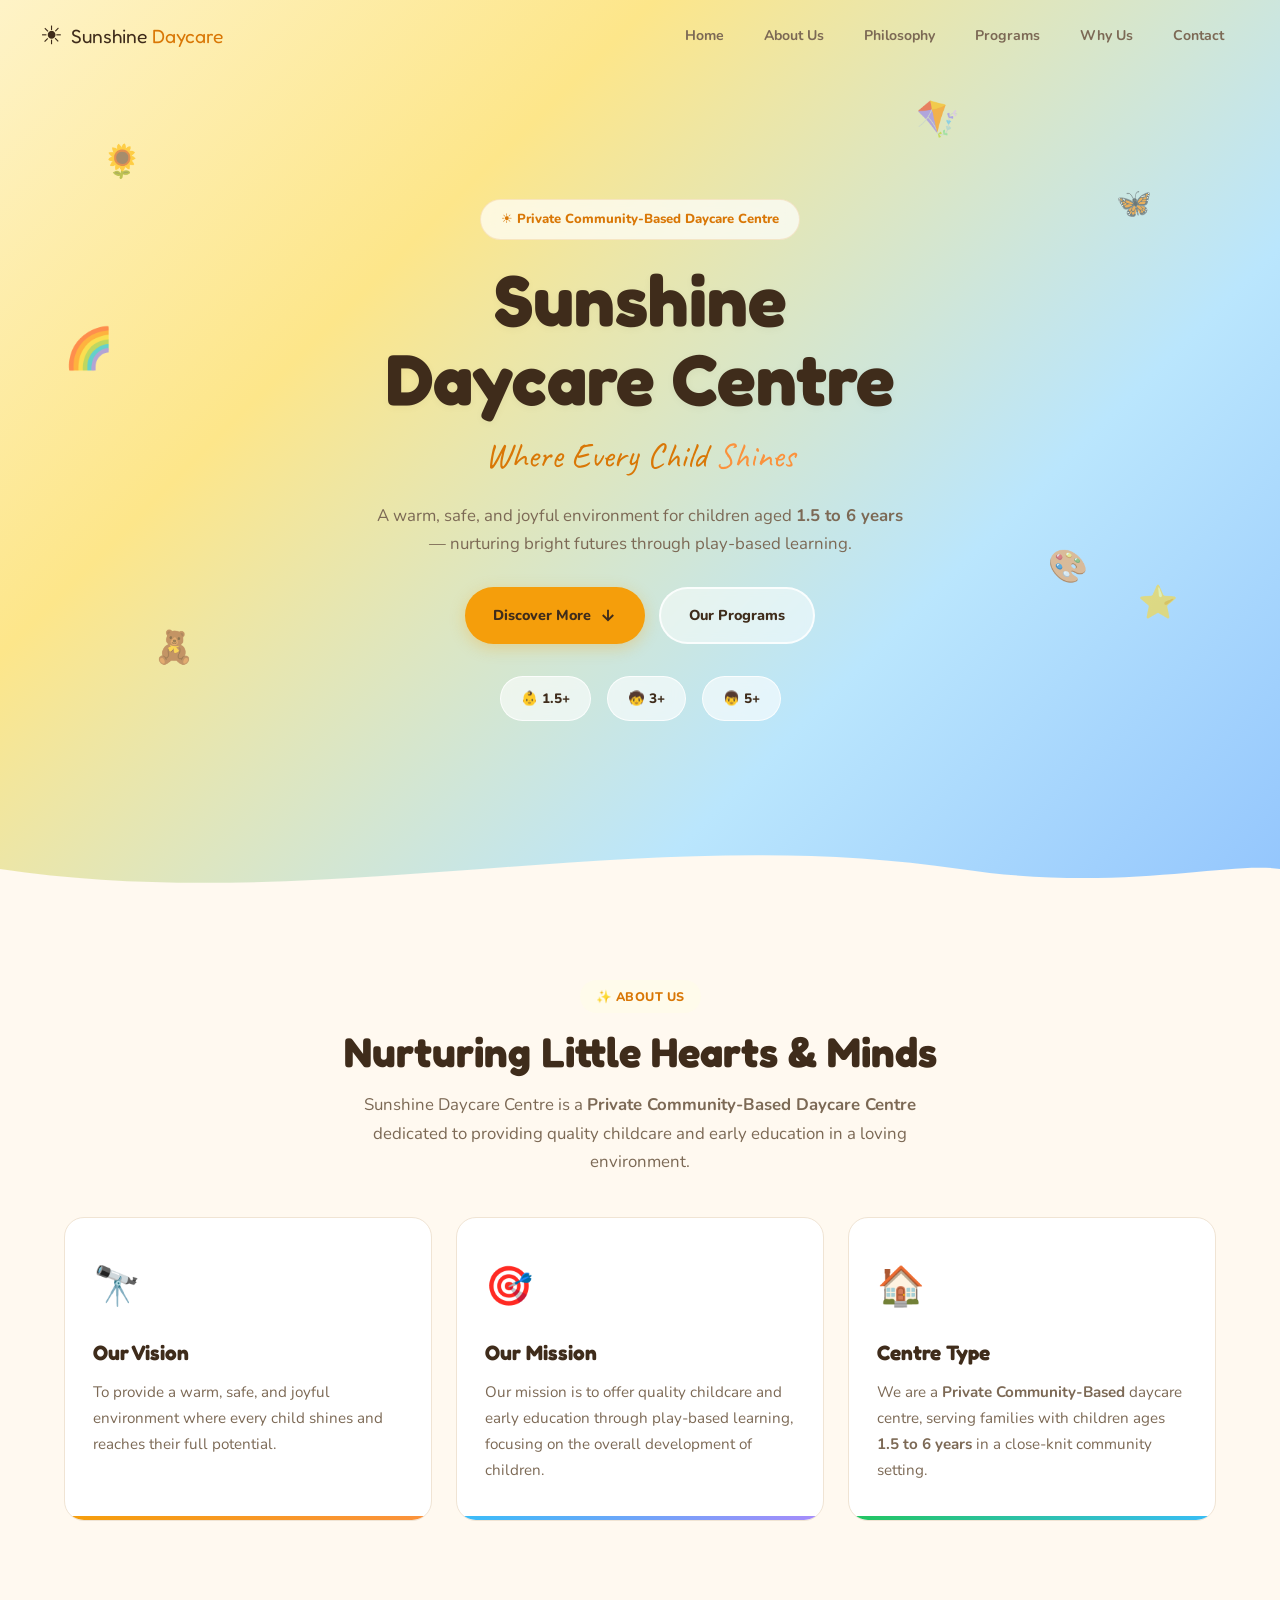
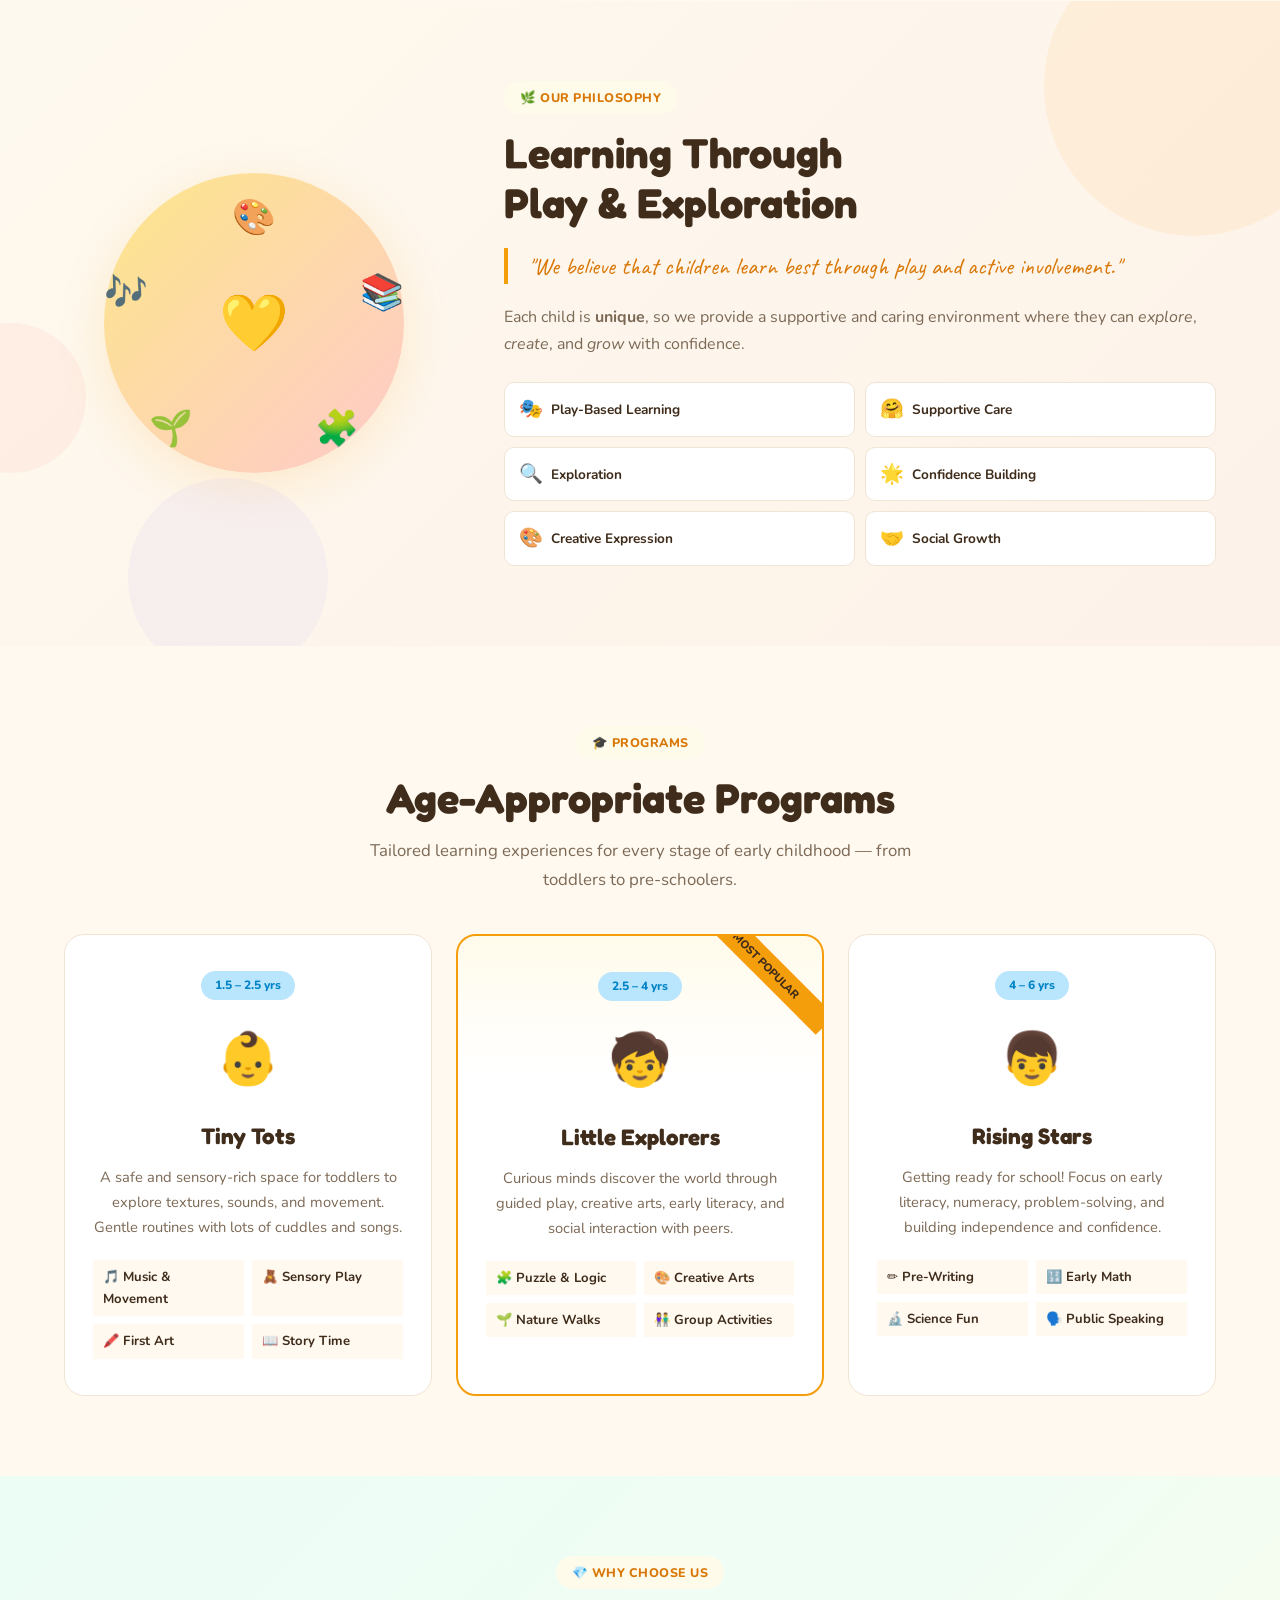
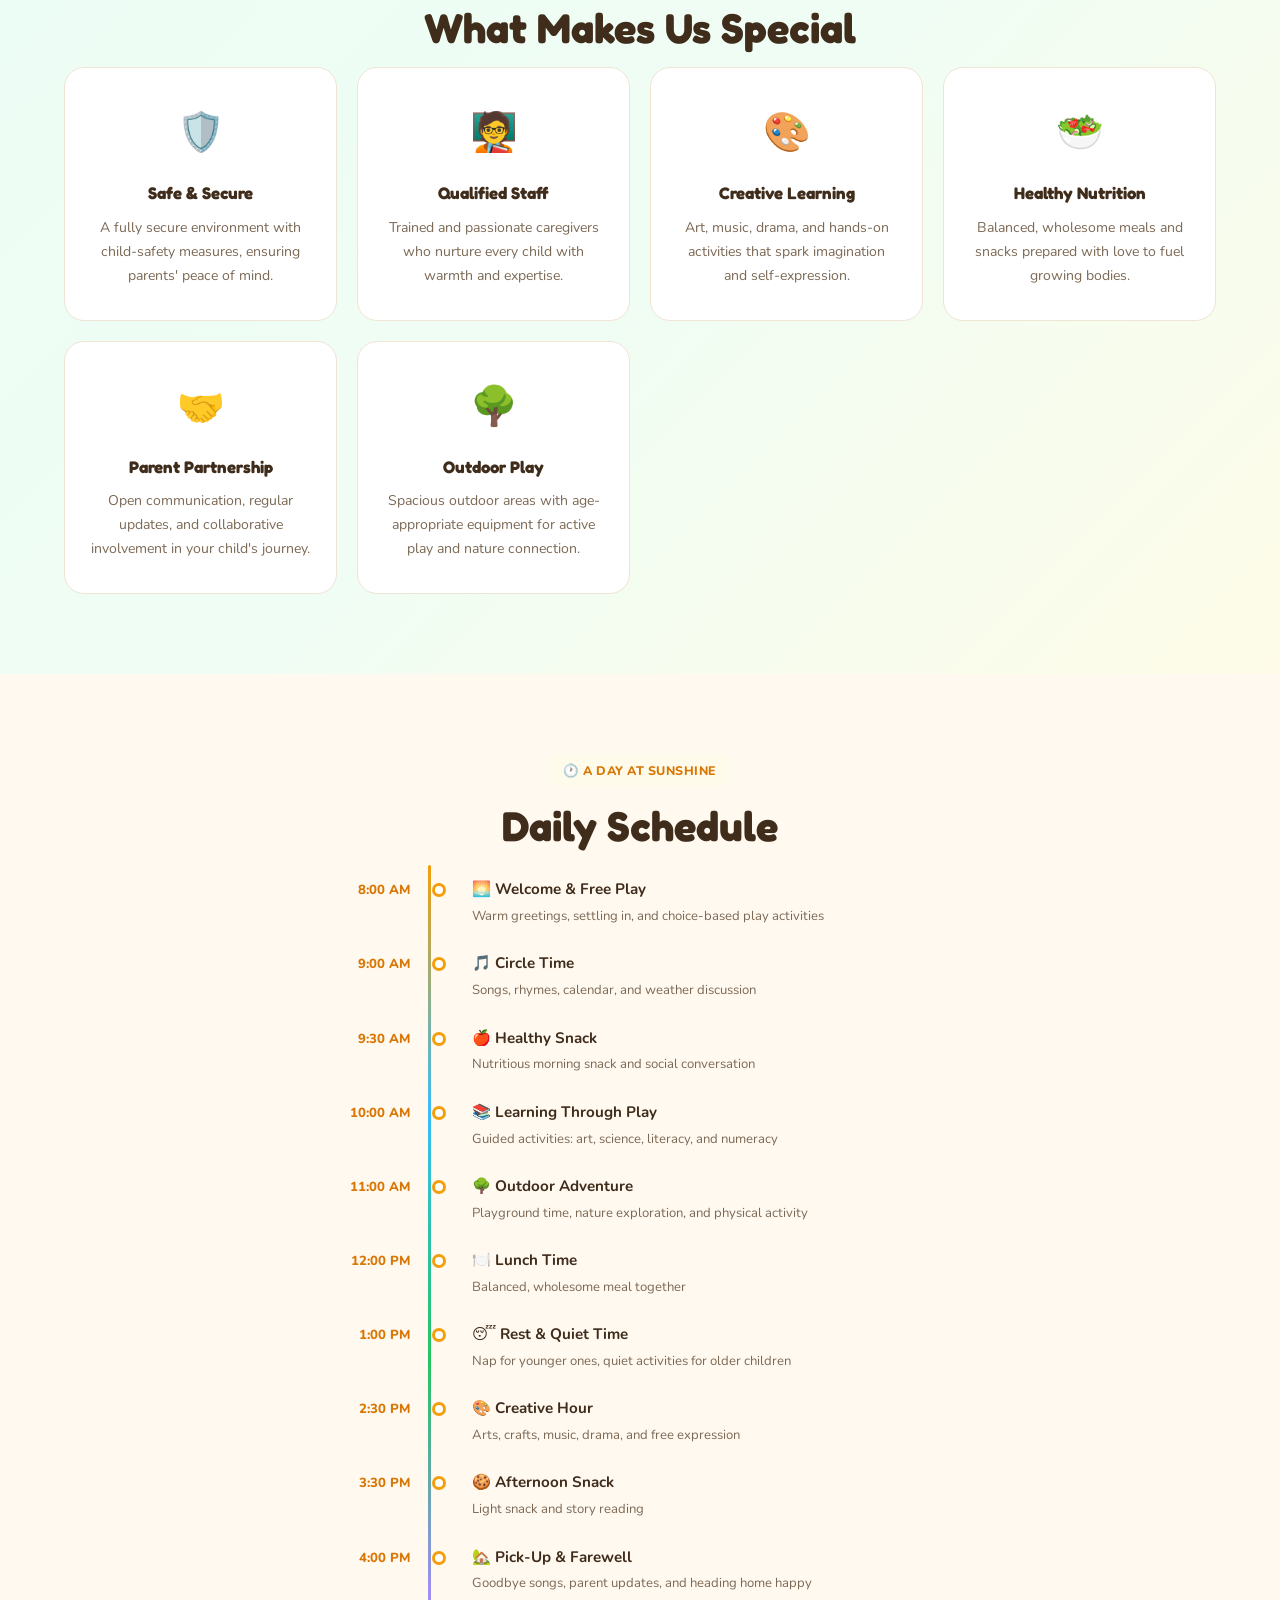
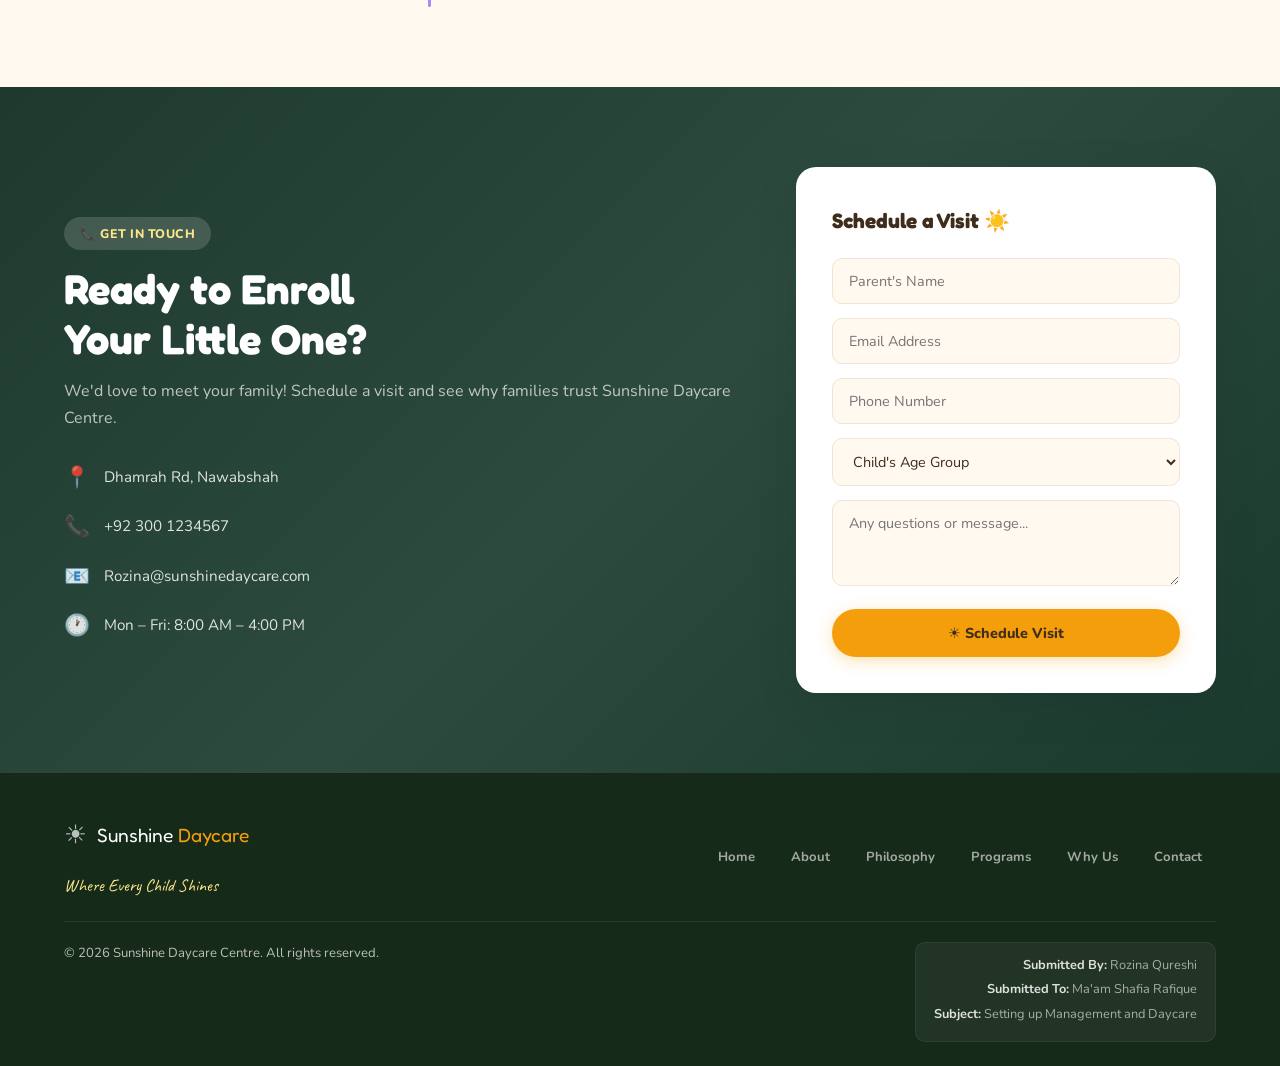
<file: index.html>
<!DOCTYPE html>
<html lang="en">
<head>
  <meta charset="UTF-8" />
  <meta name="viewport" content="width=device-width, initial-scale=1.0" />
  <title>Sunshine Daycare Centre — Where Every Child Shines ☀️</title>
  <meta name="description" content="Sunshine Daycare Centre — A warm, safe, and joyful private community-based daycare for children ages 1.5 to 6 years. Quality childcare through play-based learning." />
  <link rel="preconnect" href="https://fonts.googleapis.com" />
  <link rel="preconnect" href="https://fonts.gstatic.com" crossorigin />
  <link href="https://fonts.googleapis.com/css2?family=Nunito:wght@400;500;600;700;800;900&family=Fredoka+One&family=Caveat:wght@500;700&display=swap" rel="stylesheet" />
  <link rel="stylesheet" href="style.css" />
</head>
<body>

  <!-- ═══ NAVBAR ═══ -->
  <nav class="navbar" id="navbar">
    <div class="nav-inner">
      <a href="#" class="nav-logo">
        <span class="logo-sun">☀️</span>
        <span class="logo-text">Sunshine <span>Daycare</span></span>
      </a>
      <ul class="nav-links" id="nav-links">
        <li><a href="#home">Home</a></li>
        <li><a href="#about">About Us</a></li>
        <li><a href="#philosophy">Philosophy</a></li>
        <li><a href="#programs">Programs</a></li>
        <li><a href="#features">Why Us</a></li>
        <li><a href="#contact">Contact</a></li>
      </ul>
      <button class="nav-toggle" id="nav-toggle" aria-label="Toggle menu">
        <span></span><span></span><span></span>
      </button>
    </div>
  </nav>

  <!-- ═══ HERO ═══ -->
  <section class="hero" id="home">
    <div class="hero-clouds">
      <div class="cloud cloud-1">☁️</div>
      <div class="cloud cloud-2">☁️</div>
      <div class="cloud cloud-3">☁️</div>
    </div>
    <div class="hero-decorations">
      <span class="hero-deco d1">🌻</span>
      <span class="hero-deco d2">🦋</span>
      <span class="hero-deco d3">🌈</span>
      <span class="hero-deco d4">⭐</span>
      <span class="hero-deco d5">🧸</span>
      <span class="hero-deco d6">🎨</span>
      <span class="hero-deco d7">🪁</span>
    </div>
    <div class="hero-content">
      <div class="hero-badge">☀️ Private Community-Based Daycare Centre</div>
      <h1>Sunshine<br/>Daycare Centre</h1>
      <p class="hero-tagline">Where Every Child <em>Shines</em></p>
      <p class="hero-desc">A warm, safe, and joyful environment for children aged <strong>1.5 to 6 years</strong> — nurturing bright futures through play-based learning.</p>
      <div class="hero-actions">
        <a href="#about" class="btn btn-primary">
          Discover More
          <svg width="18" height="18" viewBox="0 0 24 24" fill="none" stroke="currentColor" stroke-width="2.5"><path d="M12 5v14M19 12l-7 7-7-7"/></svg>
        </a>
        <a href="#programs" class="btn btn-outline-light">Our Programs</a>
      </div>
      <div class="hero-ages">
        <div class="age-bubble b1">👶 1.5+</div>
        <div class="age-bubble b2">🧒 3+</div>
        <div class="age-bubble b3">👦 5+</div>
      </div>
    </div>
    <div class="hero-wave">
      <svg viewBox="0 0 1440 100" preserveAspectRatio="none">
        <path d="M0,60 C360,120 720,0 1080,60 C1260,90 1380,50 1440,60 L1440,100 L0,100 Z" fill="#fff9f0"/>
      </svg>
    </div>
  </section>

  <!-- ═══ ABOUT / VISION / MISSION ═══ -->
  <section class="about" id="about">
    <div class="container">
      <div class="section-label">✨ About Us</div>
      <h2 class="section-title">Nurturing Little Hearts & Minds</h2>
      <p class="section-subtitle">Sunshine Daycare Centre is a <strong>Private Community-Based Daycare Centre</strong> dedicated to providing quality childcare and early education in a loving environment.</p>

      <div class="cards-row">
        <div class="info-card vision-card" data-aos="up">
          <div class="card-icon">🔭</div>
          <h3>Our Vision</h3>
          <p>To provide a warm, safe, and joyful environment where every child shines and reaches their full potential.</p>
          <div class="card-accent"></div>
        </div>
        <div class="info-card mission-card" data-aos="up" style="--delay:.15s">
          <div class="card-icon">🎯</div>
          <h3>Our Mission</h3>
          <p>Our mission is to offer quality childcare and early education through play-based learning, focusing on the overall development of children.</p>
          <div class="card-accent"></div>
        </div>
        <div class="info-card type-card" data-aos="up" style="--delay:.3s">
          <div class="card-icon">🏠</div>
          <h3>Centre Type</h3>
          <p>We are a <strong>Private Community-Based</strong> daycare centre, serving families with children ages <strong>1.5 to 6 years</strong> in a close-knit community setting.</p>
          <div class="card-accent"></div>
        </div>
      </div>
    </div>
  </section>

  <!-- ═══ PHILOSOPHY ═══ -->
  <section class="philosophy" id="philosophy">
    <div class="philosophy-bg">
      <span class="phi-dot phi1"></span>
      <span class="phi-dot phi2"></span>
      <span class="phi-dot phi3"></span>
    </div>
    <div class="container">
      <div class="phi-grid">
        <div class="phi-visual">
          <div class="phi-circle">
            <span class="phi-emoji pe1">🎨</span>
            <span class="phi-emoji pe2">📚</span>
            <span class="phi-emoji pe3">🧩</span>
            <span class="phi-emoji pe4">🌱</span>
            <span class="phi-emoji pe5">🎶</span>
            <span class="phi-center">💛</span>
          </div>
        </div>
        <div class="phi-text">
          <div class="section-label">🌿 Our Philosophy</div>
          <h2 class="section-title left">Learning Through<br/>Play & Exploration</h2>
          <blockquote class="phi-quote">
            "We believe that children learn best through play and active involvement."
          </blockquote>
          <p>Each child is <strong>unique</strong>, so we provide a supportive and caring environment where they can <em>explore</em>, <em>create</em>, and <em>grow</em> with confidence.</p>
          <div class="phi-pillars">
            <div class="pillar"><span>🎭</span> Play-Based Learning</div>
            <div class="pillar"><span>🤗</span> Supportive Care</div>
            <div class="pillar"><span>🔍</span> Exploration</div>
            <div class="pillar"><span>🌟</span> Confidence Building</div>
            <div class="pillar"><span>🎨</span> Creative Expression</div>
            <div class="pillar"><span>🤝</span> Social Growth</div>
          </div>
        </div>
      </div>
    </div>
  </section>

  <!-- ═══ PROGRAMS ═══ -->
  <section class="programs" id="programs">
    <div class="container">
      <div class="section-label">🎓 Programs</div>
      <h2 class="section-title">Age-Appropriate Programs</h2>
      <p class="section-subtitle">Tailored learning experiences for every stage of early childhood — from toddlers to pre-schoolers.</p>

      <div class="programs-grid">
        <div class="program-card" data-aos="up">
          <div class="program-age-badge">1.5 – 2.5 yrs</div>
          <div class="program-icon">👶</div>
          <h3>Tiny Tots</h3>
          <p>A safe and sensory-rich space for toddlers to explore textures, sounds, and movement. Gentle routines with lots of cuddles and songs.</p>
          <ul class="program-features">
            <li>🎵 Music & Movement</li>
            <li>🧸 Sensory Play</li>
            <li>🖍️ First Art</li>
            <li>📖 Story Time</li>
          </ul>
        </div>
        <div class="program-card featured" data-aos="up" style="--delay:.12s">
          <div class="program-age-badge">2.5 – 4 yrs</div>
          <div class="program-icon">🧒</div>
          <h3>Little Explorers</h3>
          <p>Curious minds discover the world through guided play, creative arts, early literacy, and social interaction with peers.</p>
          <ul class="program-features">
            <li>🧩 Puzzle & Logic</li>
            <li>🎨 Creative Arts</li>
            <li>🌱 Nature Walks</li>
            <li>👫 Group Activities</li>
          </ul>
          <div class="featured-badge">Most Popular</div>
        </div>
        <div class="program-card" data-aos="up" style="--delay:.24s">
          <div class="program-age-badge">4 – 6 yrs</div>
          <div class="program-icon">👦</div>
          <h3>Rising Stars</h3>
          <p>Getting ready for school! Focus on early literacy, numeracy, problem-solving, and building independence and confidence.</p>
          <ul class="program-features">
            <li>✏️ Pre-Writing</li>
            <li>🔢 Early Math</li>
            <li>🔬 Science Fun</li>
            <li>🗣️ Public Speaking</li>
          </ul>
        </div>
      </div>
    </div>
  </section>

  <!-- ═══ FEATURES ═══ -->
  <section class="features" id="features">
    <div class="container">
      <div class="section-label">💎 Why Choose Us</div>
      <h2 class="section-title">What Makes Us Special</h2>

      <div class="features-grid">
        <div class="feature-item" data-aos="up">
          <div class="feature-icon">🛡️</div>
          <h4>Safe & Secure</h4>
          <p>A fully secure environment with child-safety measures, ensuring parents' peace of mind.</p>
        </div>
        <div class="feature-item" data-aos="up" style="--delay:.08s">
          <div class="feature-icon">🧑‍🏫</div>
          <h4>Qualified Staff</h4>
          <p>Trained and passionate caregivers who nurture every child with warmth and expertise.</p>
        </div>
        <div class="feature-item" data-aos="up" style="--delay:.16s">
          <div class="feature-icon">🎨</div>
          <h4>Creative Learning</h4>
          <p>Art, music, drama, and hands-on activities that spark imagination and self-expression.</p>
        </div>
        <div class="feature-item" data-aos="up" style="--delay:.24s">
          <div class="feature-icon">🥗</div>
          <h4>Healthy Nutrition</h4>
          <p>Balanced, wholesome meals and snacks prepared with love to fuel growing bodies.</p>
        </div>
        <div class="feature-item" data-aos="up" style="--delay:.32s">
          <div class="feature-icon">🤝</div>
          <h4>Parent Partnership</h4>
          <p>Open communication, regular updates, and collaborative involvement in your child's journey.</p>
        </div>
        <div class="feature-item" data-aos="up" style="--delay:.4s">
          <div class="feature-icon">🌳</div>
          <h4>Outdoor Play</h4>
          <p>Spacious outdoor areas with age-appropriate equipment for active play and nature connection.</p>
        </div>
      </div>
    </div>
  </section>

  <!-- ═══ DAILY SCHEDULE ═══ -->
  <section class="schedule">
    <div class="container">
      <div class="section-label">🕐 A Day at Sunshine</div>
      <h2 class="section-title">Daily Schedule</h2>
      <div class="timeline">
        <div class="tl-item"><div class="tl-time">8:00 AM</div><div class="tl-dot"></div><div class="tl-content"><strong>🌅 Welcome & Free Play</strong><p>Warm greetings, settling in, and choice-based play activities</p></div></div>
        <div class="tl-item"><div class="tl-time">9:00 AM</div><div class="tl-dot"></div><div class="tl-content"><strong>🎵 Circle Time</strong><p>Songs, rhymes, calendar, and weather discussion</p></div></div>
        <div class="tl-item"><div class="tl-time">9:30 AM</div><div class="tl-dot"></div><div class="tl-content"><strong>🍎 Healthy Snack</strong><p>Nutritious morning snack and social conversation</p></div></div>
        <div class="tl-item"><div class="tl-time">10:00 AM</div><div class="tl-dot"></div><div class="tl-content"><strong>📚 Learning Through Play</strong><p>Guided activities: art, science, literacy, and numeracy</p></div></div>
        <div class="tl-item"><div class="tl-time">11:00 AM</div><div class="tl-dot"></div><div class="tl-content"><strong>🌳 Outdoor Adventure</strong><p>Playground time, nature exploration, and physical activity</p></div></div>
        <div class="tl-item"><div class="tl-time">12:00 PM</div><div class="tl-dot"></div><div class="tl-content"><strong>🍽️ Lunch Time</strong><p>Balanced, wholesome meal together</p></div></div>
        <div class="tl-item"><div class="tl-time">1:00 PM</div><div class="tl-dot"></div><div class="tl-content"><strong>😴 Rest & Quiet Time</strong><p>Nap for younger ones, quiet activities for older children</p></div></div>
        <div class="tl-item"><div class="tl-time">2:30 PM</div><div class="tl-dot"></div><div class="tl-content"><strong>🎨 Creative Hour</strong><p>Arts, crafts, music, drama, and free expression</p></div></div>
        <div class="tl-item"><div class="tl-time">3:30 PM</div><div class="tl-dot"></div><div class="tl-content"><strong>🍪 Afternoon Snack</strong><p>Light snack and story reading</p></div></div>
        <div class="tl-item"><div class="tl-time">4:00 PM</div><div class="tl-dot"></div><div class="tl-content"><strong>🏡 Pick-Up & Farewell</strong><p>Goodbye songs, parent updates, and heading home happy</p></div></div>
      </div>
    </div>
  </section>

  <!-- ═══ CONTACT / FOOTER ═══ -->
  <section class="contact" id="contact">
    <div class="container">
      <div class="contact-grid">
        <div class="contact-info">
          <div class="section-label light">📞 Get In Touch</div>
          <h2 class="section-title left light">Ready to Enroll<br/>Your Little One?</h2>
          <p class="contact-desc">We'd love to meet your family! Schedule a visit and see why families trust Sunshine Daycare Centre.</p>
          <div class="contact-details">
            <div class="contact-row"><span class="cr-icon">📍</span><span>Dhamrah Rd, Nawabshah</span></div>
            <div class="contact-row"><span class="cr-icon">📞</span><span>+92 300 1234567</span></div>
            <div class="contact-row"><span class="cr-icon">📧</span><span>Rozina@sunshinedaycare.com</span></div>
            <div class="contact-row"><span class="cr-icon">🕐</span><span>Mon – Fri: 8:00 AM – 4:00 PM</span></div>
          </div>
        </div>
        <div class="contact-form-wrap">
          <form class="contact-form" id="contact-form">
            <h3>Schedule a Visit ☀️</h3>
            <div class="form-field">
              <input type="text" placeholder="Parent's Name" required />
            </div>
            <div class="form-field">
              <input type="email" placeholder="Email Address" required />
            </div>
            <div class="form-field">
              <input type="tel" placeholder="Phone Number" />
            </div>
            <div class="form-field">
              <select>
                <option value="">Child's Age Group</option>
                <option>1.5 – 2.5 years (Tiny Tots)</option>
                <option>2.5 – 4 years (Little Explorers)</option>
                <option>4 – 6 years (Rising Stars)</option>
              </select>
            </div>
            <div class="form-field">
              <textarea rows="3" placeholder="Any questions or message..."></textarea>
            </div>
            <button type="submit" class="btn btn-primary btn-full">
              ☀️ Schedule Visit
            </button>
          </form>
        </div>
      </div>
    </div>
  </section>

  <!-- ═══ FOOTER ═══ -->
  <footer class="footer">
    <div class="container">
      <div class="footer-top">
        <div class="footer-brand">
          <span class="logo-sun">☀️</span>
          <span class="logo-text">Sunshine <span>Daycare</span></span>
          <p>Where Every Child Shines</p>
        </div>
        <div class="footer-links">
          <a href="#home">Home</a>
          <a href="#about">About</a>
          <a href="#philosophy">Philosophy</a>
          <a href="#programs">Programs</a>
          <a href="#features">Why Us</a>
          <a href="#contact">Contact</a>
        </div>
      </div>
      <div class="footer-divider"></div>
      <div class="footer-bottom">
        <p>© 2026 Sunshine Daycare Centre. All rights reserved.</p>
        <div class="submission-info">
          <p><strong>Submitted By:</strong> Rozina Qureshi</p>
          <p><strong>Submitted To:</strong> Ma'am Shafia Rafique</p>
          <p><strong>Subject:</strong> Setting up Management and Daycare</p>
        </div>
      </div>
    </div>
  </footer>

  <script>
    // ── Navbar scroll ──
    window.addEventListener('scroll', () => {
      document.getElementById('navbar').classList.toggle('scrolled', window.scrollY > 50);
    });

    // ── Mobile menu ──
    const toggle = document.getElementById('nav-toggle');
    const links = document.getElementById('nav-links');
    toggle.addEventListener('click', () => {
      toggle.classList.toggle('active');
      links.classList.toggle('open');
    });
    links.querySelectorAll('a').forEach(a => {
      a.addEventListener('click', () => {
        toggle.classList.remove('active');
        links.classList.remove('open');
      });
    });

    // ── Smooth scroll ──
    document.querySelectorAll('a[href^="#"]').forEach(a => {
      a.addEventListener('click', e => {
        e.preventDefault();
        const target = document.querySelector(a.getAttribute('href'));
        if (target) {
          const offset = 80;
          const top = target.getBoundingClientRect().top + window.scrollY - offset;
          window.scrollTo({ top, behavior: 'smooth' });
        }
      });
    });

    // ── Scroll animations ──
    const observer = new IntersectionObserver((entries) => {
      entries.forEach(entry => {
        if (entry.isIntersecting) {
          entry.target.classList.add('visible');
        }
      });
    }, { threshold: 0.1, rootMargin: '0px 0px -40px 0px' });

    document.querySelectorAll('[data-aos]').forEach(el => observer.observe(el));

    // ── Form submit ──
    document.getElementById('contact-form').addEventListener('submit', (e) => {
      e.preventDefault();
      const btn = e.target.querySelector('button');
      btn.textContent = '✅ Visit Scheduled!';
      btn.disabled = true;
      btn.style.background = '#22c55e';
      setTimeout(() => {
        btn.textContent = '☀️ Schedule Visit';
        btn.disabled = false;
        btn.style.background = '';
        e.target.reset();
      }, 3000);
    });
  </script>
</body>
</html>
</file>
<file: style.css>
/* ═══════════════════════════════════════════════
   Sunshine Daycare Centre — Stylesheet
   Warm, playful, professional design
   ═══════════════════════════════════════════════ */

*, *::before, *::after { box-sizing: border-box; margin: 0; padding: 0; }

:root {
  /* Sunshine Palette */
  --sun:          #f59e0b;
  --sun-light:    #fde68a;
  --sun-dark:     #d97706;
  --sun-bg:       #fffbeb;

  --sky:          #38bdf8;
  --sky-light:    #bae6fd;
  --sky-dark:     #0284c7;

  --leaf:         #22c55e;
  --leaf-light:   #bbf7d0;
  --leaf-dark:    #16a34a;

  --coral:        #f87171;
  --coral-light:  #fecaca;

  --lavender:     #a78bfa;
  --lavender-light:#ede9fe;

  --peach:        #fb923c;

  /* Neutrals */
  --cream:        #fff9f0;
  --cream-dark:   #fef3e2;
  --white:        #ffffff;
  --text:         #3f2c1b;
  --text-secondary:#7c6955;
  --text-muted:    #b5a394;
  --border:       #f0e4d4;

  /* Misc */
  --radius:       20px;
  --radius-md:    14px;
  --radius-sm:    10px;
  --shadow:       0 4px 24px rgba(0,0,0,.06);
  --shadow-lg:    0 12px 48px rgba(0,0,0,.08);
  --transition:   .3s cubic-bezier(.4,0,.2,1);

  /* Fonts */
  --font:         'Nunito', system-ui, sans-serif;
  --font-display: 'Fredoka One', cursive;
  --font-hand:    'Caveat', cursive;
}

html { scroll-behavior: smooth; }
body {
  font-family: var(--font);
  background: var(--cream);
  color: var(--text);
  line-height: 1.7;
  -webkit-font-smoothing: antialiased;
  overflow-x: hidden;
}
.container { max-width: 1200px; margin: 0 auto; padding: 0 24px; }

/* ═══════════════════════════
   NAVBAR
   ═══════════════════════════ */
.navbar {
  position: fixed; top: 0; left: 0; right: 0;
  z-index: 100;
  padding: 0 24px;
  transition: var(--transition);
}
.navbar.scrolled {
  background: rgba(255,255,255,.92);
  backdrop-filter: blur(16px);
  box-shadow: 0 2px 20px rgba(0,0,0,.06);
}
.nav-inner {
  max-width: 1200px; margin: 0 auto;
  height: 72px;
  display: flex; align-items: center; justify-content: space-between;
}

.nav-logo {
  display: flex; align-items: center; gap: 8px;
  text-decoration: none; color: var(--text);
}
.logo-sun { font-size: 1.6rem; animation: spin-slow 8s linear infinite; }
@keyframes spin-slow { to { transform: rotate(360deg); } }
.logo-text { font-family: var(--font-display); font-size: 1.2rem; color: var(--text); }
.logo-text span { color: var(--sun-dark); }

.nav-links {
  display: flex; gap: 8px; list-style: none;
}
.nav-links a {
  text-decoration: none;
  padding: 8px 16px;
  font-weight: 700; font-size: .88rem;
  color: var(--text-secondary);
  border-radius: 50px;
  transition: var(--transition);
}
.nav-links a:hover { color: var(--sun-dark); background: var(--sun-bg); }

.nav-toggle {
  display: none;
  flex-direction: column; gap: 5px;
  background: none; border: none; cursor: pointer;
  padding: 8px;
}
.nav-toggle span {
  width: 24px; height: 2.5px;
  background: var(--text);
  border-radius: 2px;
  transition: var(--transition);
}
.nav-toggle.active span:nth-child(1) { transform: rotate(45deg) translate(5px, 5px); }
.nav-toggle.active span:nth-child(2) { opacity: 0; }
.nav-toggle.active span:nth-child(3) { transform: rotate(-45deg) translate(5px, -5px); }

/* ═══════════════════════════
   HERO
   ═══════════════════════════ */
.hero {
  background: linear-gradient(135deg, #fef3c7 0%, #fde68a 30%, #bae6fd 70%, #93c5fd 100%);
  min-height: 100vh;
  display: flex; align-items: center; justify-content: center;
  text-align: center;
  padding: 120px 24px 100px;
  position: relative;
  overflow: hidden;
}

/* Clouds */
.hero-clouds { position: absolute; inset: 0; pointer-events: none; }
.cloud {
  position: absolute; font-size: 4rem; opacity: .35;
  animation: drift 20s linear infinite;
}
.cloud-1 { top: 12%; left: -10%; animation-duration: 22s; }
.cloud-2 { top: 25%; left: -20%; animation-duration: 28s; animation-delay: 6s; font-size: 3rem; }
.cloud-3 { top: 8%; left: -15%; animation-duration: 35s; animation-delay: 12s; font-size: 5rem; opacity: .2; }
@keyframes drift {
  from { transform: translateX(0); }
  to   { transform: translateX(calc(100vw + 200px)); }
}

/* Floating decorations */
.hero-decorations { position: absolute; inset: 0; pointer-events: none; }
.hero-deco {
  position: absolute;
  font-size: 2rem;
  animation: float-deco 5s ease-in-out infinite;
  opacity: .6;
}
.d1 { top: 15%; left: 8%; animation-delay: 0s; }
.d2 { top: 20%; right: 10%; animation-delay: .7s; font-size: 1.8rem; }
.d3 { top: 35%; left: 5%; animation-delay: 1.4s; font-size: 2.5rem; }
.d4 { bottom: 30%; right: 8%; animation-delay: 2.1s; }
.d5 { bottom: 25%; left: 12%; animation-delay: 2.8s; }
.d6 { top: 60%; right: 15%; animation-delay: 3.5s; }
.d7 { top: 10%; right: 25%; animation-delay: 4.2s; font-size: 2.2rem; }
@keyframes float-deco {
  0%, 100% { transform: translateY(0) rotate(0); }
  50%      { transform: translateY(-18px) rotate(8deg); }
}

.hero-content { position: relative; z-index: 2; max-width: 680px; }
.hero-badge {
  display: inline-block;
  padding: 8px 20px;
  background: rgba(255,255,255,.7);
  backdrop-filter: blur(8px);
  border-radius: 50px;
  font-size: .82rem; font-weight: 800;
  color: var(--sun-dark);
  margin-bottom: 20px;
  border: 1px solid rgba(217,119,6,.15);
}

.hero h1 {
  font-family: var(--font-display);
  font-size: clamp(3rem, 7vw, 4.5rem);
  color: var(--text);
  line-height: 1.1;
  margin-bottom: 8px;
  text-shadow: 0 2px 8px rgba(0,0,0,.04);
}

.hero-tagline {
  font-family: var(--font-hand);
  font-size: clamp(1.6rem, 3.5vw, 2.2rem);
  color: var(--sun-dark);
  margin-bottom: 16px;
}
.hero-tagline em { font-style: normal; color: var(--peach); }

.hero-desc {
  font-size: 1.05rem;
  color: var(--text-secondary);
  max-width: 540px; margin: 0 auto 28px;
}

.hero-actions { display: flex; gap: 14px; justify-content: center; flex-wrap: wrap; margin-bottom: 32px; }

.hero-ages {
  display: flex; gap: 16px; justify-content: center;
}
.age-bubble {
  padding: 10px 20px;
  background: rgba(255,255,255,.6);
  backdrop-filter: blur(6px);
  border-radius: 50px;
  font-weight: 800; font-size: .85rem;
  color: var(--text);
  border: 1px solid rgba(255,255,255,.8);
  animation: bob 3s ease-in-out infinite;
}
.b1 { animation-delay: 0s; }
.b2 { animation-delay: .5s; }
.b3 { animation-delay: 1s; }
@keyframes bob {
  0%, 100% { transform: translateY(0); }
  50%      { transform: translateY(-6px); }
}

.hero-wave {
  position: absolute; bottom: -1px; left: 0; right: 0;
  line-height: 0; z-index: 1;
}
.hero-wave svg { width: 100%; height: 80px; }

/* ═══════════════════════════
   BUTTONS
   ═══════════════════════════ */
.btn {
  display: inline-flex; align-items: center; gap: 8px;
  padding: 14px 28px;
  font-family: var(--font);
  font-weight: 800; font-size: .9rem;
  border: none; border-radius: 50px;
  cursor: pointer; transition: var(--transition);
  text-decoration: none;
}
.btn-primary {
  background: var(--sun);
  color: var(--text);
  box-shadow: 0 4px 16px rgba(245,158,11,.3);
}
.btn-primary:hover {
  background: var(--sun-dark);
  transform: translateY(-2px);
  box-shadow: 0 6px 24px rgba(245,158,11,.35);
}
.btn-outline-light {
  background: rgba(255,255,255,.5);
  color: var(--text);
  border: 2px solid rgba(255,255,255,.8);
  backdrop-filter: blur(4px);
}
.btn-outline-light:hover { background: rgba(255,255,255,.8); }
.btn-full { width: 100%; justify-content: center; }

/* ═══════════════════════════
   SECTION STYLES
   ═══════════════════════════ */
.section-label {
  display: inline-block;
  padding: 6px 16px;
  background: var(--sun-bg);
  color: var(--sun-dark);
  font-weight: 800; font-size: .78rem;
  letter-spacing: .5px;
  border-radius: 50px;
  margin-bottom: 14px;
  text-transform: uppercase;
}
.section-label.light { background: rgba(255,255,255,.15); color: var(--sun-light); }

.section-title {
  font-family: var(--font-display);
  font-size: clamp(1.8rem, 4vw, 2.6rem);
  color: var(--text);
  margin-bottom: 14px;
  line-height: 1.2;
}
.section-title.left { text-align: left; }
.section-title.light { color: white; }

.section-subtitle {
  font-size: 1.05rem;
  color: var(--text-secondary);
  max-width: 600px; margin: 0 auto 40px;
  line-height: 1.7;
}

/* ═══════════════════════════
   ABOUT
   ═══════════════════════════ */
.about {
  padding: 80px 0;
  background: var(--cream);
  text-align: center;
}

.cards-row {
  display: grid;
  grid-template-columns: repeat(auto-fit, minmax(300px, 1fr));
  gap: 24px; margin-top: 20px;
}

.info-card {
  background: white;
  border-radius: var(--radius);
  padding: 36px 28px;
  text-align: left;
  position: relative;
  overflow: hidden;
  border: 1px solid var(--border);
  transition: var(--transition);
}
.info-card:hover {
  transform: translateY(-6px);
  box-shadow: var(--shadow-lg);
}
.card-icon { font-size: 2.4rem; margin-bottom: 16px; }
.info-card h3 {
  font-family: var(--font-display);
  font-size: 1.3rem;
  margin-bottom: 10px;
  color: var(--text);
}
.info-card p { color: var(--text-secondary); font-size: .95rem; }

.card-accent {
  position: absolute; bottom: 0; left: 0; right: 0;
  height: 4px;
}
.vision-card .card-accent  { background: linear-gradient(90deg, var(--sun), var(--peach)); }
.mission-card .card-accent { background: linear-gradient(90deg, var(--sky), var(--lavender)); }
.type-card .card-accent    { background: linear-gradient(90deg, var(--leaf), var(--sky)); }

/* AOS animation */
[data-aos="up"] {
  opacity: 0; transform: translateY(30px);
  transition: opacity .6s ease calc(var(--delay, 0s)),
              transform .6s ease calc(var(--delay, 0s));
}
[data-aos="up"].visible {
  opacity: 1; transform: translateY(0);
}

/* ═══════════════════════════
   PHILOSOPHY
   ═══════════════════════════ */
.philosophy {
  padding: 80px 0;
  background: linear-gradient(135deg, #fef9ee 0%, #fdf2e9 100%);
  position: relative;
  overflow: hidden;
}
.philosophy-bg { position: absolute; inset: 0; pointer-events: none; }
.phi-dot {
  position: absolute; border-radius: 50%;
  opacity: .08;
}
.phi1 { width: 300px; height: 300px; background: var(--sun); top: -10%; right: -5%; }
.phi2 { width: 200px; height: 200px; background: var(--lavender); bottom: -5%; left: 10%; }
.phi3 { width: 150px; height: 150px; background: var(--coral); top: 50%; left: -5%; }

.phi-grid {
  display: grid;
  grid-template-columns: 380px 1fr;
  gap: 60px; align-items: center;
}

.phi-visual { display: flex; justify-content: center; }
.phi-circle {
  width: 300px; height: 300px;
  border-radius: 50%;
  background: linear-gradient(135deg, var(--sun-light), var(--coral-light));
  position: relative;
  display: flex; align-items: center; justify-content: center;
  box-shadow: 0 12px 48px rgba(245,158,11,.15);
}
.phi-emoji {
  position: absolute;
  font-size: 2.2rem;
  animation: orbit 10s linear infinite;
}
.pe1 { top: 5%; left: 50%; transform: translateX(-50%); animation-delay: 0s; }
.pe2 { top: 30%; right: 0; animation-delay: -2s; }
.pe3 { bottom: 5%; right: 15%; animation-delay: -4s; }
.pe4 { bottom: 5%; left: 15%; animation-delay: -6s; }
.pe5 { top: 30%; left: 0; animation-delay: -8s; }
@keyframes orbit {
  0%   { transform: scale(1); }
  50%  { transform: scale(1.2); }
  100% { transform: scale(1); }
}
.phi-center { font-size: 3.5rem; }

.phi-text { text-align: left; }
.phi-quote {
  font-family: var(--font-hand);
  font-size: 1.5rem;
  color: var(--sun-dark);
  border-left: 4px solid var(--sun);
  padding-left: 20px;
  margin: 20px 0;
  line-height: 1.5;
}
.phi-text p { color: var(--text-secondary); font-size: 1rem; margin-bottom: 24px; }

.phi-pillars {
  display: grid;
  grid-template-columns: repeat(2, 1fr);
  gap: 10px;
}
.pillar {
  display: flex; align-items: center; gap: 8px;
  padding: 10px 14px;
  background: white;
  border-radius: var(--radius-sm);
  font-weight: 700; font-size: .85rem;
  color: var(--text);
  border: 1px solid var(--border);
  transition: var(--transition);
}
.pillar:hover { transform: translateX(4px); border-color: var(--sun); }
.pillar span { font-size: 1.2rem; }

/* ═══════════════════════════
   PROGRAMS
   ═══════════════════════════ */
.programs {
  padding: 80px 0;
  background: var(--cream);
  text-align: center;
}

.programs-grid {
  display: grid;
  grid-template-columns: repeat(auto-fit, minmax(300px, 1fr));
  gap: 24px;
}

.program-card {
  background: white;
  border-radius: var(--radius);
  padding: 36px 28px;
  text-align: center;
  border: 1px solid var(--border);
  position: relative;
  overflow: hidden;
  transition: var(--transition);
}
.program-card:hover {
  transform: translateY(-8px);
  box-shadow: var(--shadow-lg);
}
.program-card.featured {
  border: 2px solid var(--sun);
  background: linear-gradient(180deg, #fffbeb 0%, white 30%);
}

.program-age-badge {
  display: inline-block;
  padding: 4px 14px;
  background: var(--sky-light);
  color: var(--sky-dark);
  border-radius: 50px;
  font-size: .75rem; font-weight: 800;
  margin-bottom: 16px;
}
.program-icon { font-size: 3.2rem; margin-bottom: 14px; }
.program-card h3 {
  font-family: var(--font-display);
  font-size: 1.4rem;
  margin-bottom: 10px;
  color: var(--text);
}
.program-card p {
  color: var(--text-secondary);
  font-size: .92rem;
  margin-bottom: 20px;
}

.program-features {
  list-style: none;
  display: grid; grid-template-columns: 1fr 1fr;
  gap: 8px; text-align: left;
}
.program-features li {
  font-size: .82rem; font-weight: 700;
  color: var(--text);
  padding: 6px 10px;
  background: var(--cream);
  border-radius: var(--radius-xs);
}

.featured-badge {
  position: absolute; top: 16px; right: -28px;
  padding: 4px 40px;
  background: var(--sun);
  color: var(--text);
  font-size: .7rem; font-weight: 800;
  text-transform: uppercase;
  transform: rotate(45deg);
}

/* ═══════════════════════════
   FEATURES
   ═══════════════════════════ */
.features {
  padding: 80px 0;
  background: linear-gradient(135deg, #ecfdf5 0%, #f0fdf4 50%, #fefce8 100%);
  text-align: center;
}

.features-grid {
  display: grid;
  grid-template-columns: repeat(auto-fit, minmax(240px, 1fr));
  gap: 20px;
}
.feature-item {
  background: white;
  border-radius: var(--radius);
  padding: 32px 24px;
  text-align: center;
  border: 1px solid var(--border);
  transition: var(--transition);
}
.feature-item:hover {
  transform: translateY(-4px);
  box-shadow: var(--shadow);
  border-color: var(--sun-light);
}
.feature-icon { font-size: 2.4rem; margin-bottom: 14px; }
.feature-item h4 {
  font-family: var(--font-display);
  font-size: 1.05rem;
  margin-bottom: 8px;
}
.feature-item p { font-size: .88rem; color: var(--text-secondary); }

/* ═══════════════════════════
   DAILY SCHEDULE
   ═══════════════════════════ */
.schedule {
  padding: 80px 0;
  background: var(--cream);
  text-align: center;
}

.timeline {
  max-width: 640px; margin: 0 auto;
  text-align: left;
  position: relative;
  padding-left: 120px;
}
.timeline::before {
  content: '';
  position: absolute;
  left: 108px; top: 0; bottom: 0;
  width: 3px;
  background: linear-gradient(180deg, var(--sun), var(--sky), var(--leaf), var(--lavender));
  border-radius: 2px;
}

.tl-item {
  position: relative;
  padding: 12px 0 12px 32px;
}
.tl-time {
  position: absolute;
  left: -120px; top: 14px;
  width: 90px; text-align: right;
  font-weight: 800; font-size: .82rem;
  color: var(--sun-dark);
}
.tl-dot {
  position: absolute;
  left: -8px; top: 18px;
  width: 14px; height: 14px;
  background: white;
  border: 3px solid var(--sun);
  border-radius: 50%;
  z-index: 1;
}
.tl-content strong {
  font-size: .95rem; display: block; margin-bottom: 2px;
}
.tl-content p {
  font-size: .82rem; color: var(--text-secondary);
}

/* ═══════════════════════════
   CONTACT
   ═══════════════════════════ */
.contact {
  padding: 80px 0;
  background: linear-gradient(135deg, #1e3a2f 0%, #2d4a3e 50%, #1a3a2e 100%);
  color: white;
}
.contact-grid {
  display: grid;
  grid-template-columns: 1fr 420px;
  gap: 48px; align-items: center;
}
.contact-desc { color: rgba(255,255,255,.7); font-size: 1rem; margin-bottom: 28px; }

.contact-details { display: flex; flex-direction: column; gap: 14px; }
.contact-row {
  display: flex; align-items: center; gap: 14px;
  font-size: .95rem;
  color: rgba(255,255,255,.85);
}
.cr-icon { font-size: 1.3rem; }

.contact-form-wrap {
  background: white;
  border-radius: var(--radius);
  padding: 36px;
  box-shadow: var(--shadow-lg);
}
.contact-form h3 {
  font-family: var(--font-display);
  font-size: 1.3rem;
  color: var(--text);
  margin-bottom: 20px;
}

.form-field { margin-bottom: 14px; }
.form-field input,
.form-field select,
.form-field textarea {
  width: 100%; padding: 12px 16px;
  background: var(--cream);
  border: 1px solid var(--border);
  border-radius: var(--radius-sm);
  font-family: var(--font); font-size: .9rem;
  color: var(--text); outline: none;
  transition: var(--transition);
  resize: vertical;
}
.form-field input:focus,
.form-field select:focus,
.form-field textarea:focus {
  border-color: var(--sun);
  box-shadow: 0 0 0 3px var(--sun-bg);
  background: white;
}
.form-field select { cursor: pointer; appearance: auto; }

/* ═══════════════════════════
   FOOTER
   ═══════════════════════════ */
.footer {
  background: #162a1a;
  padding: 40px 0 24px;
  color: rgba(255,255,255,.7);
}
.footer-top {
  display: flex; align-items: center; justify-content: space-between;
  flex-wrap: wrap; gap: 20px;
}
.footer-brand {
  display: flex; align-items: center; gap: 10px; flex-wrap: wrap;
}
.footer-brand p {
  width: 100%;
  font-family: var(--font-hand);
  font-size: 1.1rem;
  color: var(--sun-light);
  margin-top: 4px;
}
.footer .logo-text { color: white; }
.footer .logo-text span { color: var(--sun); }

.footer-links { display: flex; gap: 8px; flex-wrap: wrap; }
.footer-links a {
  text-decoration: none;
  padding: 6px 14px;
  font-size: .82rem; font-weight: 700;
  color: rgba(255,255,255,.6);
  border-radius: 50px;
  transition: var(--transition);
}
.footer-links a:hover { color: var(--sun); background: rgba(255,255,255,.06); }

.footer-divider {
  height: 1px;
  background: rgba(255,255,255,.08);
  margin: 20px 0;
}
.footer-bottom {
  display: flex; align-items: flex-start; justify-content: space-between;
  flex-wrap: wrap; gap: 20px;
  font-size: .82rem;
}
.submission-info {
  text-align: right;
  padding: 12px 18px;
  background: rgba(255,255,255,.05);
  border-radius: var(--radius-sm);
  border: 1px solid rgba(255,255,255,.06);
}
.submission-info p {
  margin-bottom: 3px;
  font-size: .8rem;
  color: rgba(255,255,255,.6);
}
.submission-info strong { color: rgba(255,255,255,.85); }

/* ═══════════════════════════
   RESPONSIVE
   ═══════════════════════════ */
@media (max-width: 900px) {
  .phi-grid { grid-template-columns: 1fr; text-align: center; }
  .phi-text { text-align: center; }
  .phi-text .section-title { text-align: center; }
  .phi-quote { text-align: left; }
  .phi-visual { margin-bottom: 20px; }
  .contact-grid { grid-template-columns: 1fr; }
  .contact-info { text-align: center; }
  .contact-details { align-items: center; }
  .section-title.left { text-align: center; }
}

@media (max-width: 768px) {
  .nav-links {
    position: fixed; top: 72px; left: 0; right: 0;
    background: white;
    flex-direction: column;
    padding: 20px;
    box-shadow: var(--shadow);
    transform: translateY(-120%);
    transition: var(--transition);
    z-index: 99;
  }
  .nav-links.open { transform: translateY(0); }
  .nav-toggle { display: flex; }
  .nav-links a { padding: 14px 20px; font-size: 1rem; }

  .hero { padding: 100px 16px 80px; }
  .hero h1 { font-size: 2.6rem; }
  .hero-deco { display: none; }

  .timeline { padding-left: 100px; }
  .timeline::before { left: 88px; }
  .tl-time { left: -100px; width: 72px; font-size: .75rem; }

  .cards-row, .programs-grid, .features-grid { grid-template-columns: 1fr; }
  .phi-circle { width: 240px; height: 240px; }
  .phi-pillars { grid-template-columns: 1fr; }

  .footer-bottom { flex-direction: column; align-items: center; text-align: center; }
  .submission-info { text-align: center; width: 100%; }
}

@media (max-width: 480px) {
  .hero h1 { font-size: 2.2rem; }
  .hero-tagline { font-size: 1.3rem; }
  .hero-ages { flex-direction: column; align-items: center; gap: 8px; }
  .program-features { grid-template-columns: 1fr; }
}
</file>
